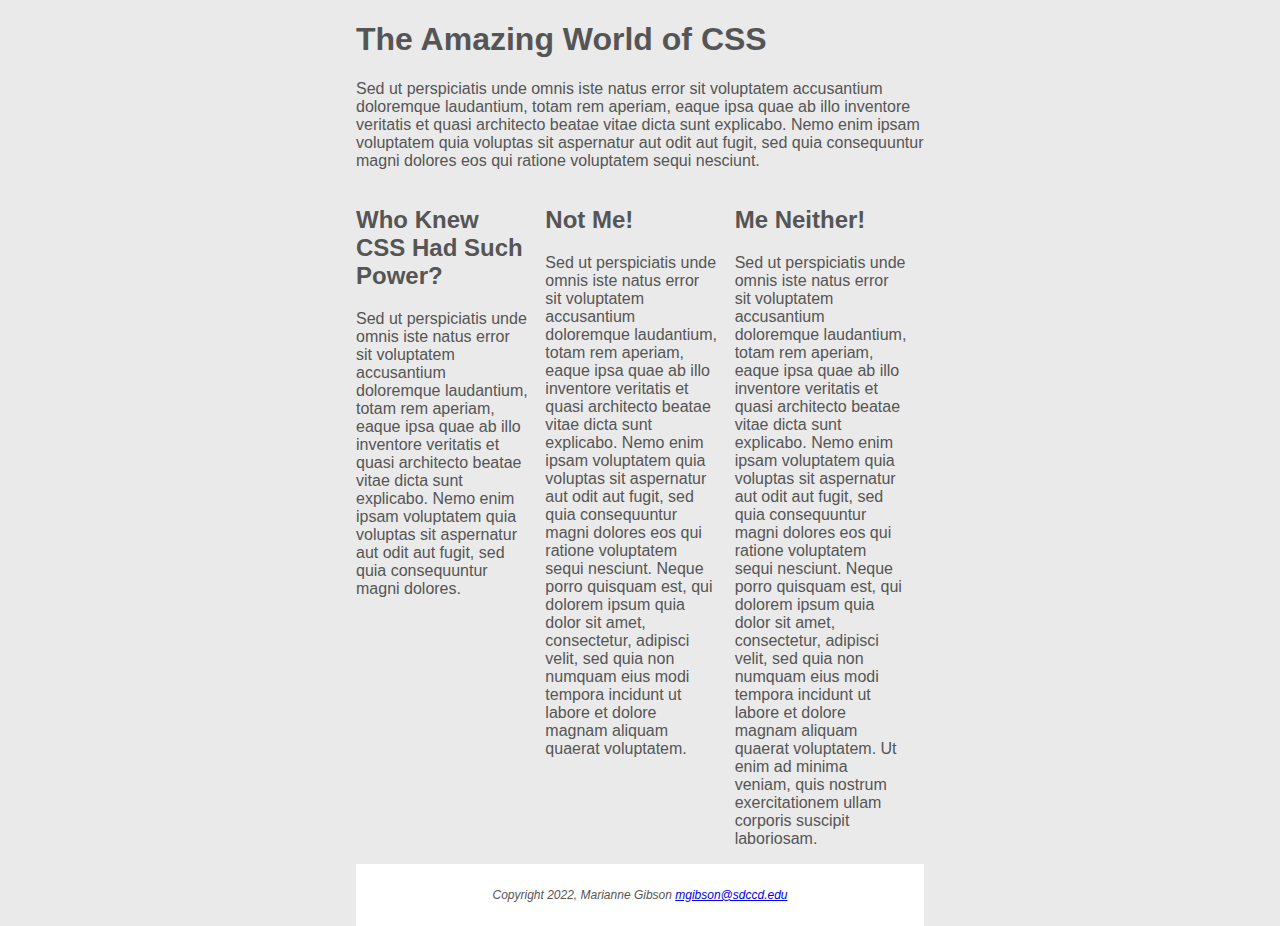
<file: ch03/index.html>
<!DOCTYPE html>
<html lang="en">
  <head>
    <meta charset="UTF-8" />
    <meta http-equiv="X-UA-Compatible" content="IE=edge" />
    <meta name="viewport" content="width=device-width, initial-scale=1.0" />
    <title>Three Column Layout Using Flexbox</title>

    <style>
      * {
        box-sizing: border-box;
      }
      body {
        margin: 0 auto;
        padding: 0 1em;
        max-width: 600px;
        background-color: #eaeaea; /* bgc#90c7e3 */
        color: #555; /* c#fff */
        font-family: Arial, "Helvetica Neue", Helvetica, sans-serif; /* ffa */
      }
      footer {
        background-color: #fff; /* bgc#fff */
        font-size: 75%; /* fz75% */
        font-style: italic; /* fsi */
        padding: 1em;
        text-align: center; /* txa */
      }

      /* Add your CSS styles here */
      .flow {
        display: flex;
        flex-direction: row;
      }
      .flow section {
        flex: 1;
        margin-right: 1em;
      }

      @media (max-width: 600px) {
        .flow {
          flex-direction: column;
        }
      }
    </style>
  </head>

  <body>
    <h1>The Amazing World of CSS</h1>
    <p>
      Sed ut perspiciatis unde omnis iste natus error sit voluptatem accusantium
      doloremque laudantium, totam rem aperiam, eaque ipsa quae ab illo
      inventore veritatis et quasi architecto beatae vitae dicta sunt explicabo.
      Nemo enim ipsam voluptatem quia voluptas sit aspernatur aut odit aut
      fugit, sed quia consequuntur magni dolores eos qui ratione voluptatem
      sequi nesciunt.
    </p>

    <!-- Configure a flex container -->
    <!-- Code a div assigned to a class named flow that contains all three of the section elements -->

    <div class="flow">
      <section>
        <h2>Who Knew CSS Had Such Power?</h2>
        <p>
          Sed ut perspiciatis unde omnis iste natus error sit voluptatem
          accusantium doloremque laudantium, totam rem aperiam, eaque ipsa quae
          ab illo inventore veritatis et quasi architecto beatae vitae dicta
          sunt explicabo. Nemo enim ipsam voluptatem quia voluptas sit
          aspernatur aut odit aut fugit, sed quia consequuntur magni dolores.
        </p>
      </section>
      <section>
        <h2>Not Me!</h2>
        <p>
          Sed ut perspiciatis unde omnis iste natus error sit voluptatem
          accusantium doloremque laudantium, totam rem aperiam, eaque ipsa quae
          ab illo inventore veritatis et quasi architecto beatae vitae dicta
          sunt explicabo. Nemo enim ipsam voluptatem quia voluptas sit
          aspernatur aut odit aut fugit, sed quia consequuntur magni dolores eos
          qui ratione voluptatem sequi nesciunt. Neque porro quisquam est, qui
          dolorem ipsum quia dolor sit amet, consectetur, adipisci velit, sed
          quia non numquam eius modi tempora incidunt ut labore et dolore magnam
          aliquam quaerat voluptatem.
        </p>
      </section>
      <section>
        <h2>Me Neither!</h2>
        <p>
          Sed ut perspiciatis unde omnis iste natus error sit voluptatem
          accusantium doloremque laudantium, totam rem aperiam, eaque ipsa quae
          ab illo inventore veritatis et quasi architecto beatae vitae dicta
          sunt explicabo. Nemo enim ipsam voluptatem quia voluptas sit
          aspernatur aut odit aut fugit, sed quia consequuntur magni dolores eos
          qui ratione voluptatem sequi nesciunt. Neque porro quisquam est, qui
          dolorem ipsum quia dolor sit amet, consectetur, adipisci velit, sed
          quia non numquam eius modi tempora incidunt ut labore et dolore magnam
          aliquam quaerat voluptatem. Ut enim ad minima veniam, quis nostrum
          exercitationem ullam corporis suscipit laboriosam.
        </p>
      </section>
    </div>

    <!-- The div container should end here -->

    <!-- Update the footer content with the correct year, your name, and a hyperlink to your email -->
    <footer>
      <p>
        Copyright 2022, Marianne Gibson
        <a href="mailto:mgibson@sdccd.edu">mgibson@sdccd.edu</a>
      </p>
    </footer>
  </body>
</html>
</file>
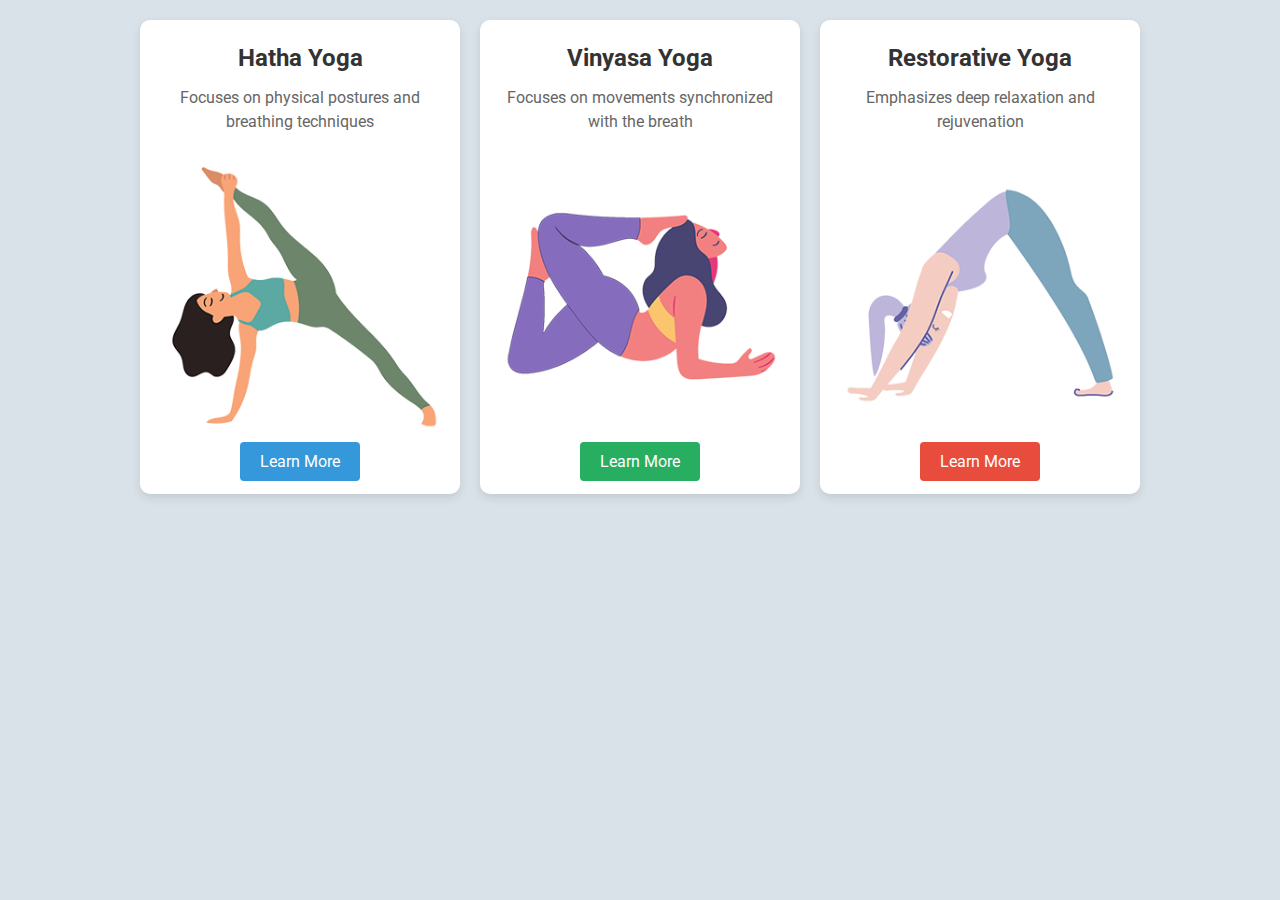
<file: lesson03-flexbox/index.html>
<!DOCTYPE html>
<html lang="en">
<head>
    <meta charset="UTF-8">
    <meta name="viewport" content="width=device-width, initial-scale=1.0">
    <title>Yoga</title>
    <link rel="preconnect" href="https://fonts.googleapis.com">
<link rel="preconnect" href="https://fonts.gstatic.com" crossorigin>
<link href="https://fonts.googleapis.com/css2?family=Roboto:wght@400;500;700;&display=swap" rel="stylesheet">
<link rel="stylesheet" href="styles.css">
</head>
<body>
<div class="container">
    <div class="card">
        <h2>Hatha Yoga</h2>
        <p>Focuses on physical postures and breathing techniques</p>
        <img src="./‫images/pose1.png" alt="Hatha Yoga">
        <a href="#" class="learn-more-btn">Learn More</a>
    </div>
    <div class="card">
        <h2>Vinyasa Yoga</h2>
        <p>Focuses on movements synchronized with the breath</p>
        <img src="./‫images/pose2.png" alt="Hatha Yoga">
        <a href="#" class="learn-more-btn">Learn More</a>
    </div>
    <div class="card">
        <h2>Restorative Yoga</h2>
        <p>Emphasizes deep relaxation and rejuvenation</p>
        <img src="./‫images/pose3.png" alt="Hatha Yoga">
        <a href="#" class="learn-more-btn">Learn More</a>
    </div>
</div>
</body>
</html>
</file>
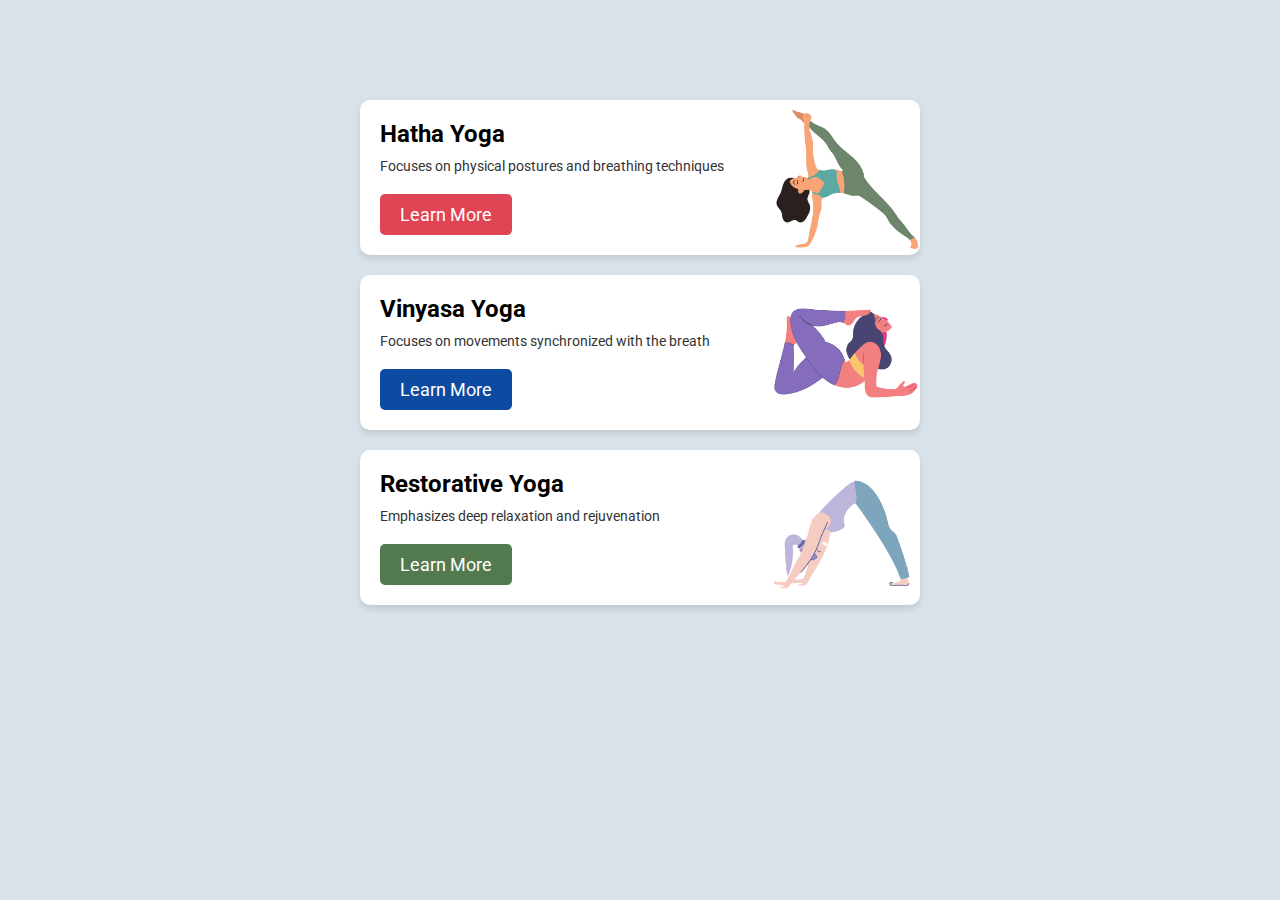
<file: lesson03/index.html>
<!DOCTYPE html>
<html lang="en">
<head>
    <meta charset="UTF-8">
    <meta name="viewport" content="width=device-width, initial-scale=1.0">
    <title>Yoga</title>
    <link rel="preconnect" href="https://fonts.googleapis.com">
<link rel="preconnect" href="https://fonts.gstatic.com" crossorigin>
<link href="https://fonts.googleapis.com/css2?family=Roboto:wght@400;500;700;&display=swap" rel="stylesheet">
<link rel="stylesheet" href="styles.css">
</head>
<body>
<div class="container">
    <div class="card">
        <h2>Hatha Yoga</h2>
        <p>Focuses on physical postures and breathing techniques</p>
        <a href="#">Learn More</a>
    </div>
    <div class="card">
        <h2>Vinyasa Yoga</h2>
        <p>Focuses on movements synchronized with the breath</p>
        <a href="#">Learn More</a>
    </div>
    <div class="card">
        <h2>Restorative Yoga</h2>
        <p>Emphasizes deep relaxation and rejuvenation</p>
        <a href="#">Learn More</a>
    </div>
</div>
</body>
</html>
</file>
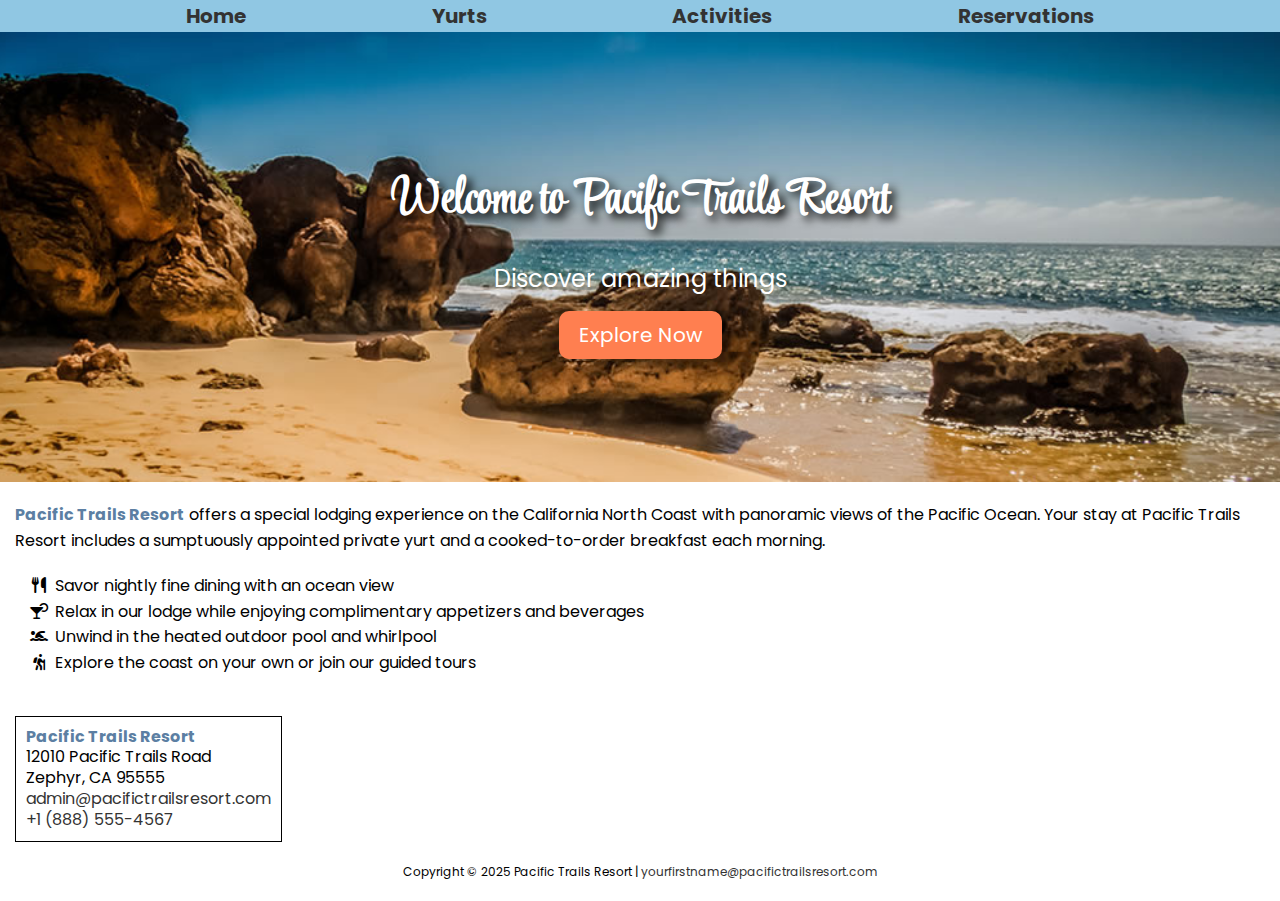
<file: lesson04/index.html>
<!DOCTYPE html>
<html lang="en">
<head>
  <meta charset="UTF-8">
  <meta name="viewport" content="width=device-width, initial-scale=1.0">
  <title>Pacific Trails Resort</title>
  <link rel="preconnect" href="https://fonts.googleapis.com">
  <link rel="preconnect" href="https://fonts.gstatic.com" crossorigin>
  <link href="https://fonts.googleapis.com/css2?family=Poppins:wght@400;500;600&family=Style+Script&display=swap" rel="stylesheet">
  <link rel="stylesheet" href="https://cdnjs.cloudflare.com/ajax/libs/font-awesome/6.7.2/css/all.min.css" integrity="sha512-Evv84Mr4kqVGRNSgIGL/F/aIDqQb7xQ2vcrdIwxfjThSH8CSR7PBEakCr51Ck+w+/U6swU2Im1vVX0SVk9ABhg==" crossorigin="anonymous" referrerpolicy="no-referrer" />
  <link rel="stylesheet" href="styles.css">
</head>
<body>
    <nav>
        <ul class="main-menu">
            <li><a href="index.html">Home</a></li>
            <li><a href="yurts.html">Yurts</a></li>
            <li><a href="activities.html">Activities</a></li>
            <li><a href="reservations.html">Reservations</a></li>
        </ul>
    </nav>
  <div class="hero-image hero-home-image">
    <div class="hero-text">
      <h1>Welcome to Pacific Trails Resort</h1>
      <p>Discover amazing things</p>
      <a href="reservations.html" class="btn btn-primary">Explore Now</a>
    </div>
</div>
<div class="container-fluid">
<main>
<p><span class="resort">Pacific Trails Resort</span> offers a special lodging experience on the California North Coast with panoramic views of the Pacific Ocean. Your stay at Pacific Trails Resort includes a sumptuously appointed private yurt and a cooked-to-order breakfast each morning.</p>
<!-- ul>li*4 -->
<ul class="fa-ul">
  <li><span class="fa-li"><i class="fa-solid fa-utensils"></i></span>
  Savor nightly fine dining with an ocean view</li>
  <li><span class="fa-li"><i class="fa-solid fa-martini-glass-citrus"></i></span>Relax in our lodge while enjoying complimentary appetizers and beverages</li>
  <li><span class="fa-li"><i class="fa-solid fa-person-swimming"></i></span>Unwind in the heated outdoor pool and whirlpool</li>
  <li><span class="fa-li"><i class="fa-solid fa-person-hiking"></i></span>Explore the coast on your own or join our guided tours</li>
</ul>

  <address class="contact">
    <!-- Contact information goes here -->
    <p><span class="resort">Pacific Trails Resort</span></p>
    <p>12010 Pacific Trails Road</p>
    <p>Zephyr, CA 95555</p>
    <p><a href="mailto:admin@pacifictrailsresort.com">admin@pacifictrailsresort.com</a></p>
    <p><a href="tel:+18885554567">+1 (888) 555-4567</a></p>
  </address>
</main>
<footer>
<p>Copyright &copy; 2025 Pacific Trails Resort |
<a href="mailto:yourfirstname@pacifictrailsresorts.com">yourfirstname@pacifictrailsresort.com</a></p>
</footer>
</div>
</div>
</body>
</html>
</file>
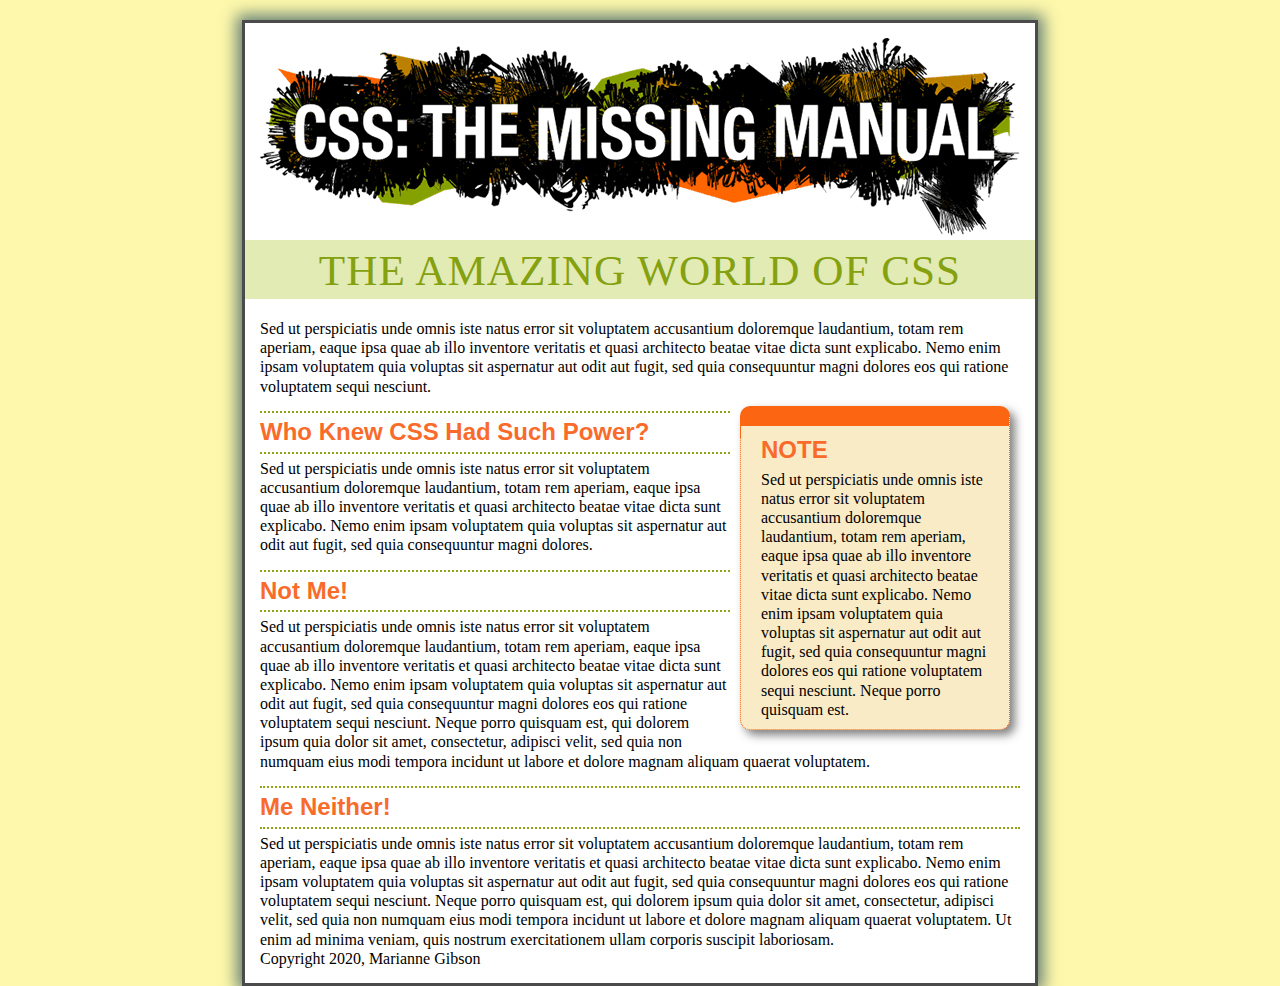
<file: ch03/box_model_challenge/index.html>
<!doctype html>
<html>
<head>
<meta charset="UTF-8">
<title>Margins, Padding, Borders, and Backgrounds</title>
<link rel="stylesheet" href="main.css">
</head>

<body id="article">
  <header>
    <div id="banner"><img src="../images/banner.png" width="760" height="198" alt="CSS: The Missing Manual">
  </div>
  </header>

  <h1>The Amazing World of CSS</h1>
  <p>Sed ut perspiciatis unde omnis iste natus error sit voluptatem accusantium doloremque laudantium, totam rem aperiam, eaque ipsa quae ab illo inventore veritatis et quasi architecto beatae vitae dicta sunt explicabo. Nemo enim ipsam voluptatem quia voluptas sit aspernatur aut odit aut fugit, sed quia consequuntur magni dolores eos qui ratione voluptatem sequi nesciunt. </p> 

  <!--Make this into an aside tag instead of div class=sidebar-->
  <aside><h2>NOTE</h2>
  <p class="note">Sed ut perspiciatis unde omnis iste natus error sit voluptatem accusantium doloremque laudantium, totam rem aperiam, eaque ipsa quae ab illo inventore veritatis et quasi architecto beatae vitae dicta sunt explicabo. Nemo enim ipsam voluptatem quia voluptas sit aspernatur aut odit aut fugit, sed quia consequuntur magni dolores eos qui ratione voluptatem sequi nesciunt. Neque porro quisquam est.</p>
  </aside>
  <!--End aside tag here-->

  <h2>Who Knew CSS Had Such Power?</h2>
  <p>Sed ut perspiciatis unde omnis iste natus error sit voluptatem accusantium doloremque laudantium, totam rem aperiam, eaque ipsa quae ab illo inventore veritatis et quasi architecto beatae vitae dicta sunt explicabo. Nemo enim ipsam voluptatem quia voluptas sit aspernatur aut odit aut fugit, sed quia consequuntur magni dolores.</p>
  
  <h2>Not Me!</h2>
  <p>Sed ut perspiciatis unde omnis iste natus error sit voluptatem accusantium doloremque laudantium, totam rem aperiam, eaque ipsa quae ab illo inventore veritatis et quasi architecto beatae vitae dicta sunt explicabo. Nemo enim ipsam voluptatem quia voluptas sit aspernatur aut odit aut fugit, sed quia consequuntur magni dolores eos qui ratione voluptatem sequi nesciunt. Neque porro quisquam est, qui dolorem ipsum quia dolor sit amet, consectetur, adipisci velit, sed quia non numquam eius modi tempora incidunt ut labore et dolore magnam aliquam quaerat voluptatem. </p>
  
  <h2>Me Neither!</h2>
  <p>Sed ut perspiciatis unde omnis iste natus error sit voluptatem accusantium doloremque laudantium, totam rem aperiam, eaque ipsa quae ab illo inventore veritatis et quasi architecto beatae vitae dicta sunt explicabo. Nemo enim ipsam voluptatem quia voluptas sit aspernatur aut odit aut fugit, sed quia consequuntur magni dolores eos qui ratione voluptatem sequi nesciunt. Neque porro quisquam est, qui dolorem ipsum quia dolor sit amet, consectetur, adipisci velit, sed quia non numquam eius modi tempora incidunt ut labore et dolore magnam aliquam quaerat voluptatem. Ut enim ad minima veniam, quis nostrum exercitationem ullam corporis suscipit laboriosam.</p>

  <footer>
   <p>Copyright 2020, Marianne Gibson</p>
  </footer>
</body>
</html>
</file>
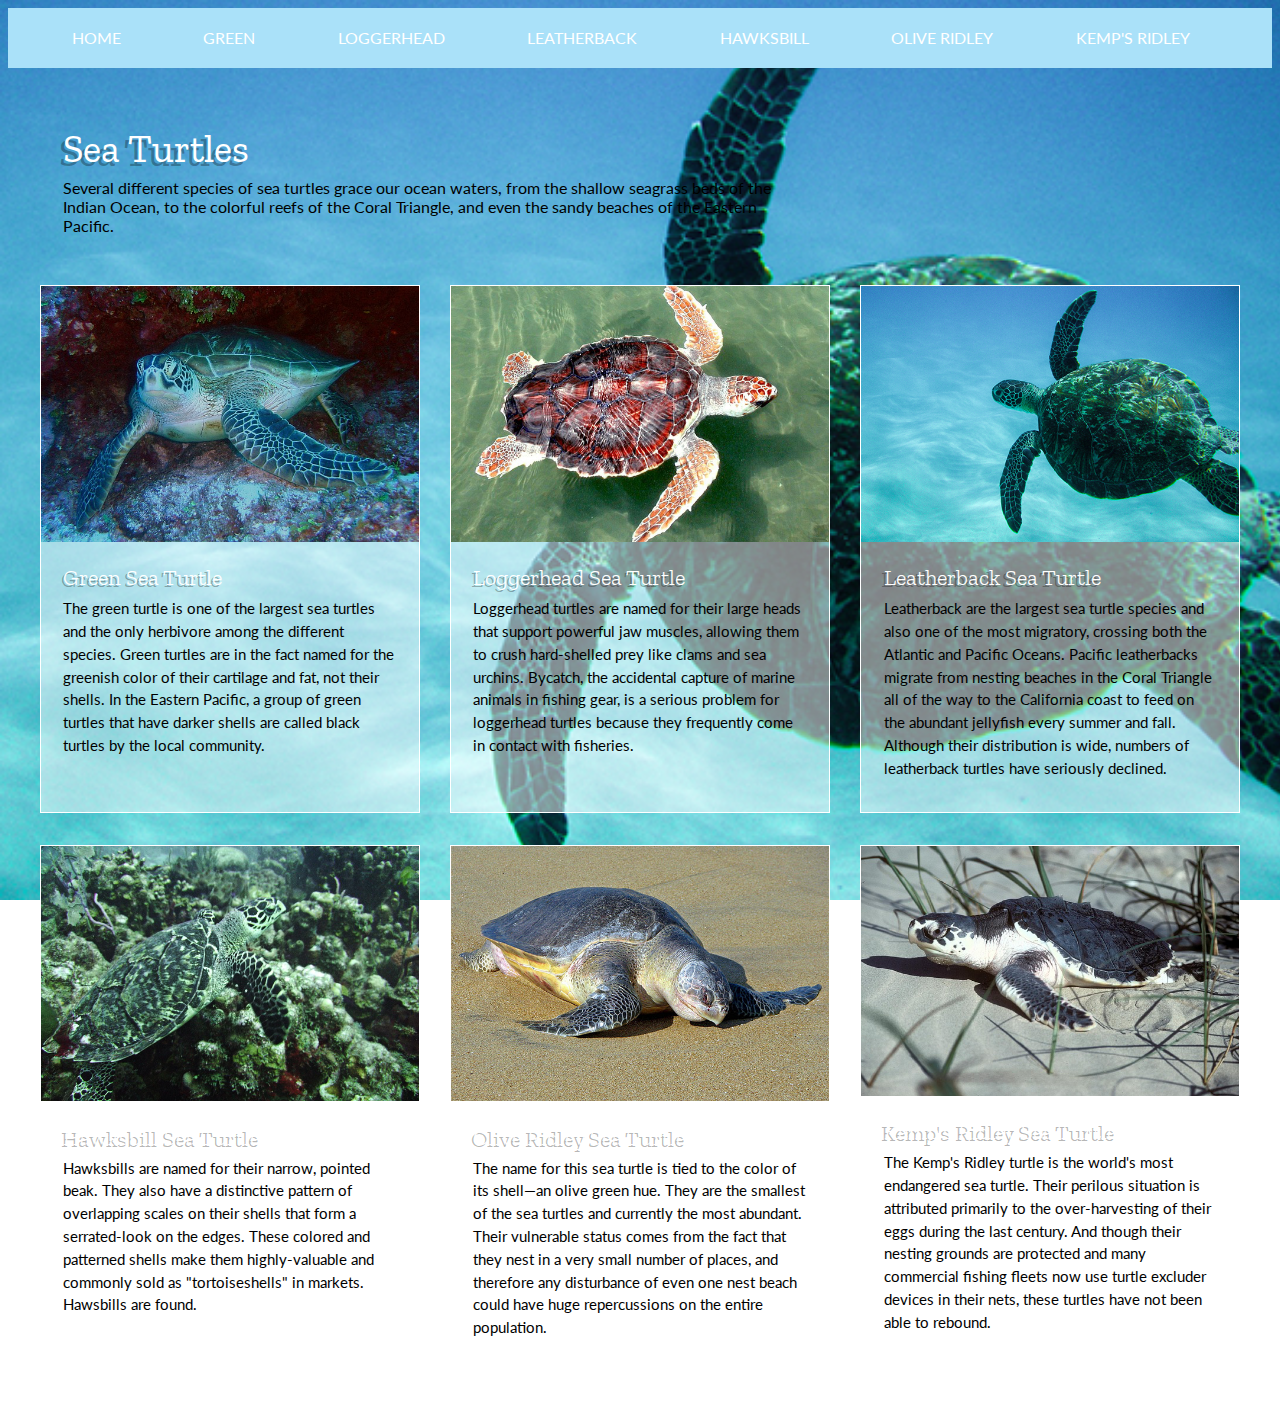
<file: ch07/seaTurtle/index.html>
<!DOCTYPE html>
<html lang="en">

<head>
  <meta charset="utf-8">
  <meta name="viewport" content="width=device-width, initial-scale=1.0">
  <link rel="stylesheet" href="main.css" type="text/css">
  <title>Flexbox Grid</title>
</head>


<body>
  <nav class="navbar">
    <div class="wrapper">
      <ul class="navlist">
        <li><a href="#">Home</a></li>
        <li><a href="#green">Green</a></li>
        <li><a href="#loggerhead">Loggerhead</a></li>
        <li><a href="#leather">Leatherback</a></li>
        <li><a href="#hawksbill">Hawksbill</a></li>
        <li><a href="#olive">Olive Ridley</a></li>
        <li><a href="#kemp">Kemp's Ridley</a></li>
      </ul>
    </div>
  </nav>

  <header class="masthead">
    <h1>Sea Turtles</h1>
    <p>Several different species of sea turtles grace our ocean waters, from the shallow seagrass beds of the Indian
      Ocean, to the colorful reefs of the Coral Triangle, and even the sandy beaches of the Eastern Pacific.</p>
  </header>
  <main class="wrapper">
    <section class="cards">
      <article class="card"> <a href="#">
          <figure class="thumbnail"> <img src="images/green-sea-turtle.jpg" alt="A Green Sea Turtle"></figure>
          <div class="card-content">
            <h2 id="green">Green Sea Turtle</h2>
            <p>The green turtle is one of the largest sea turtles and the only herbivore among the different species.
              Green turtles are in the fact named for the greenish color of their cartilage and fat, not their shells.
              In the Eastern Pacific, a group of green turtles that have darker shells are called black turtles by the
              local community.</p>
          </div>
          <!-- .card-content -->
        </a> </article>
      <!-- .card -->

      <article class="card"> <a href="#">
          <figure class="thumbnail"> <img src="images/loggerhead.jpg" alt="Loggerhead Sea Turtle"> </figure>
          <div class="card-content">
            <h2 id="loggerhead">Loggerhead Sea Turtle</h2>
            <p>Loggerhead turtles are named for their large heads that support powerful jaw muscles, allowing them to
              crush hard-shelled prey like clams and sea urchins. Bycatch, the accidental capture of marine animals in
              fishing gear, is a serious problem for loggerhead turtles because they frequently come in contact with
              fisheries.</p>
          </div>
          <!-- .card-content -->
        </a>
      </article>
      <!-- .card -->

      <article class="card">
        <a href="#">
          <figure class="thumbnail"> <img src="images/turtle.jpg" alt="Sea Turtle"></figure>
          <div class="card-content">
            <h2 id="leatherback">Leatherback Sea Turtle</h2>
            <p>Leatherback are the largest sea turtle species and also one of the most migratory, crossing both the
              Atlantic and Pacific Oceans. Pacific leatherbacks migrate from nesting beaches in the Coral Triangle all
              of the way to the California coast to feed on the abundant jellyfish every summer and fall. Although their
              distribution is wide, numbers of leatherback turtles have seriously declined.</p>
          </div>
          <!-- .card-content -->
        </a>
      </article>
      <!-- .card -->

      <article class="card"> <a href="#">
          <figure class="thumbnail"> <img src="images/hawksbill.jpg" alt="Hawksbill Sea Turtle"> </figure>
          <div class="card-content">
            <h2 id="hawksbill">Hawksbill Sea Turtle</h2>
            <p>Hawksbills are named for their narrow, pointed beak. They also have a distinctive pattern of overlapping
              scales on their shells that form a serrated-look on the edges. These colored and patterned shells make
              them highly-valuable and commonly sold as "tortoiseshells" in markets. Hawsbills are found.</p>
          </div>
          <!-- .card-content -->
        </a>
      </article>
      <!-- .card -->

      <article class="card"> <a href="#">
          <figure class="thumbnail"><img src="images/olive-ridley-sea-turtle.jpg" alt="An Olive Ridley Sea Turtle"
              title="By Bernard Gagnon (Own work) [GFDL (http://www.gnu.org/copyleft/fdl.html) or CC BY-SA 3.0 (https://creativecommons.org/licenses/by-sa/3.0)], via Wikimedia Commons">
          </figure>
          <div class="card-content">
            <h2 id="olive">Olive Ridley Sea Turtle</h2>
            <p>The name for this sea turtle is tied to the color of its shell&#8212;an olive green hue. They are the
              smallest of the sea turtles and currently the most abundant. Their vulnerable status comes from the fact
              that they nest in a very small number of places, and therefore any disturbance of even one nest beach
              could have huge repercussions on the entire population.</p>
          </div>
          <!-- .card-content -->
        </a>
      </article>
      <!-- .card -->

      <article class="card"> <a href="#">
          <figure class="thumbnail"><img src="images/kemps-ridley.jpg" alt="Kemp's Ridley Sea Turtle"> </figure>
          <div class="card-content">
            <h2 id="kemp">Kemp's Ridley Sea Turtle</h2>
            <p>The Kemp's Ridley turtle is the world's most endangered sea turtle. Their perilous situation is
              attributed primarily to the over-harvesting of their eggs during the last century. And though their
              nesting grounds are protected and many commercial fishing fleets now use turtle excluder devices in their
              nets, these turtles have not been able to rebound.</p>
          </div>
          <!-- .card-content -->
        </a>
      </article>
      <!-- .card -->

    </section>
    <!-- .cards -->

  </main>
</body>

</html>
</file>
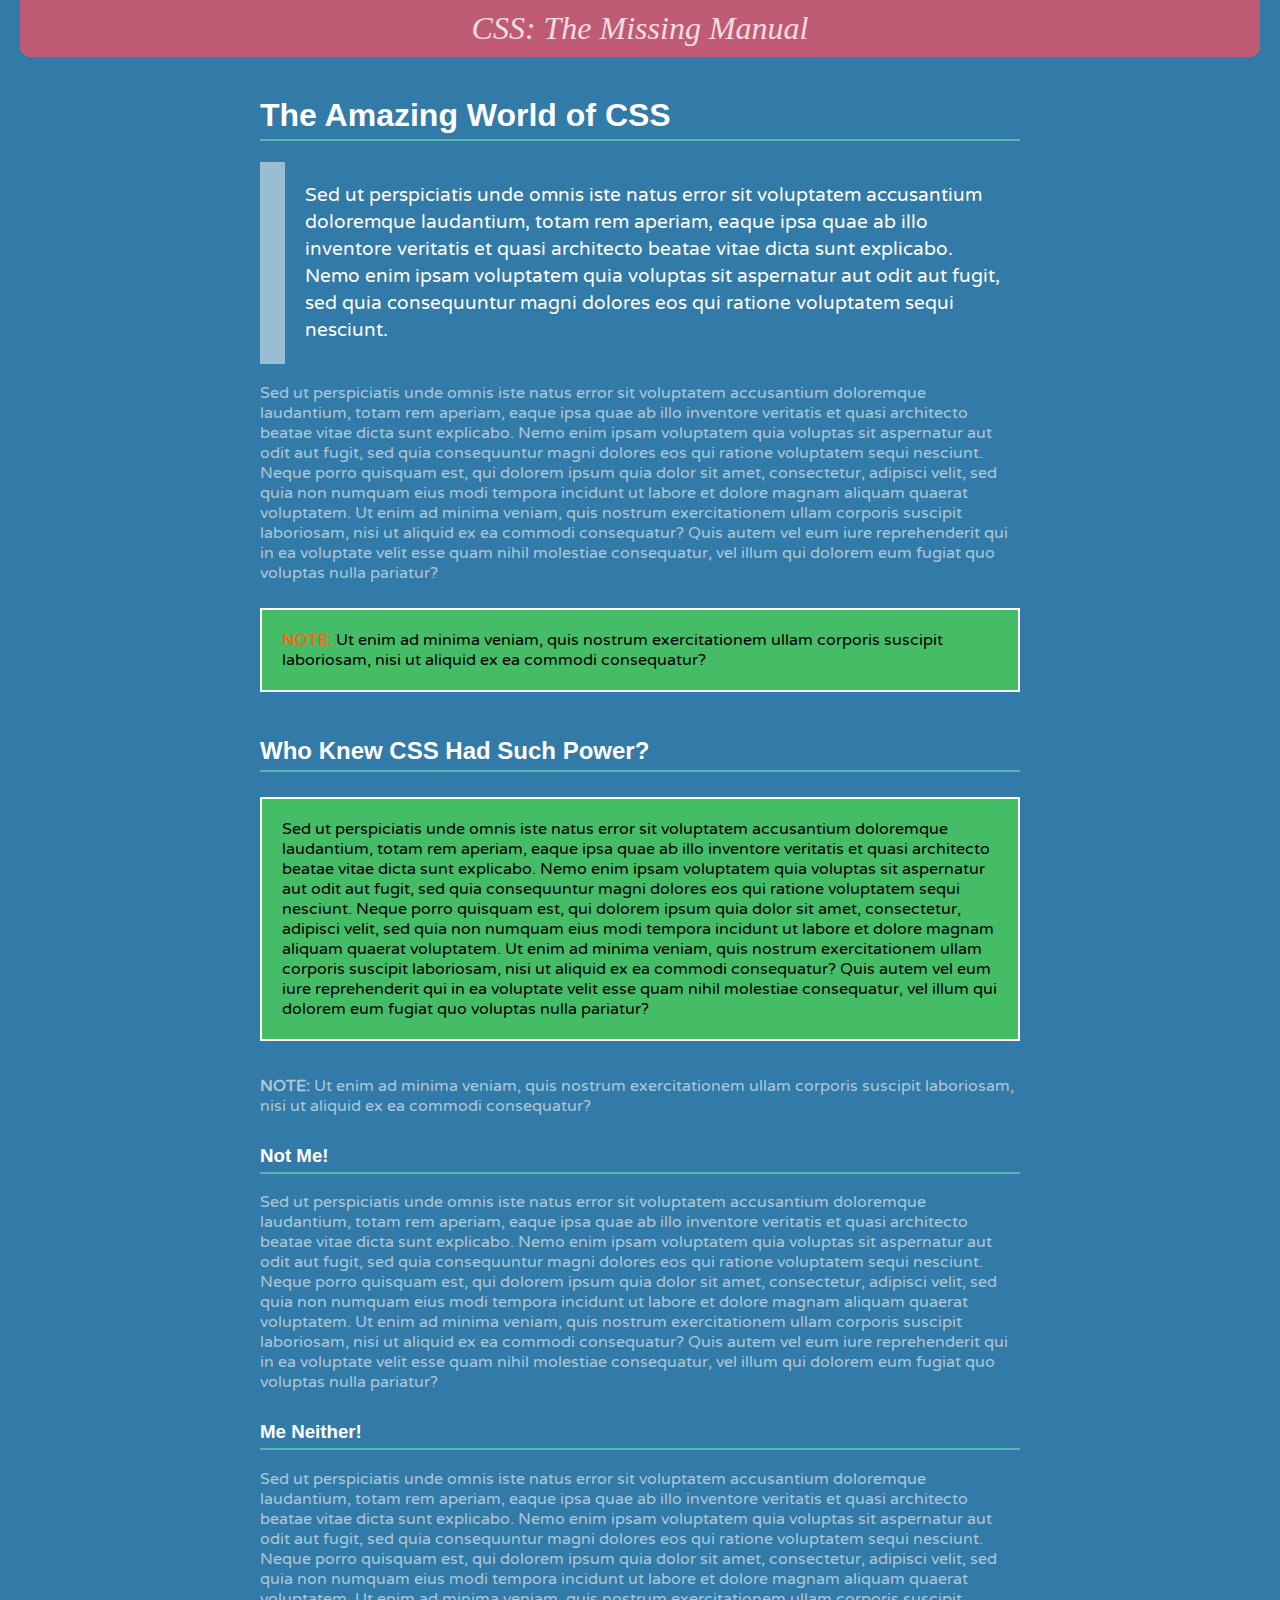
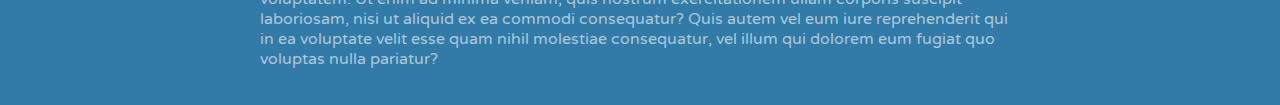
<file: ch02/02_selector_basics_start.html>
<!doctype html>
<html>
<head>
<meta charset="UTF-8">
<title>Selector Basics</title>
<link rel="stylesheet" href="http://fonts.googleapis.com/css?family=Varela+Round">
<style>
  body {
    background-color: rgb(50,122,167);
    padding: 0 20px 20px 20px;
    margin: 0;
  }

  p {
    color: rgba(255,255,255, .6);
    font-size: 1em;
    font-family: "Varela Round", "Arial", "Helvetica", "sans-serif";
  }
  h1, h2, h3 {
    color: rgb(255, 255, 255);
    font-family: "Arial", "Palatino Linotype", "Times", "serif";
    border-bottom: 2px solid rgb(87,185,178);
    padding-top: 10px;
    padding-bottom: 5px; 
  }
  h1 {
    font-size: 2em;
  }
  h1+p {
    color: rgb(255, 255, 255);
    font-size: 1.2em;
    line-height: 140%;
  }
  p:first-of-type {
    padding: 20px;
    border-left: 25px solid rgba(255, 255, 255, .5);
  }
  #logo {
    font-family: "Baskerville", "Palatino", "sans-serif";
    font-size: 2em;
    color: rgba(255, 255, 255, .8);
    font-style: italic;
    text-align: center;
    margin-bottom: 30px;
    background-color: rgb(191, 91, 116);
    border-radius: 0 0 10px 10px;
    padding: 10px;
  }
  .note{
    color: #000000;
    border: 2px solid white;
    background-color: rgb(69, 189, 102);
    margin-top: 25px;
    margin-bottom: 35px;
    padding: 20px;
  }
  .note strong{
    color: #fc6512;
  }
  article{
    max-width: 760px;
    margin: 0 auto;
  }
</style>
</head>
<body>
<header id="logo">
  CSS: The Missing Manual
</header>

<article>
<h1>The Amazing World of CSS</h1>
<p>Sed ut perspiciatis unde omnis iste natus error sit voluptatem accusantium doloremque laudantium, totam rem aperiam, eaque ipsa quae ab illo inventore veritatis et quasi architecto beatae vitae dicta sunt explicabo. Nemo enim ipsam voluptatem quia voluptas sit aspernatur aut odit aut fugit, sed quia consequuntur magni dolores eos qui ratione voluptatem sequi nesciunt. </p>
<p>Sed ut perspiciatis unde omnis iste natus error sit voluptatem accusantium doloremque laudantium, totam rem aperiam, eaque ipsa quae ab illo inventore veritatis et quasi architecto beatae vitae dicta sunt explicabo. Nemo enim ipsam voluptatem quia voluptas sit aspernatur aut odit aut fugit, sed quia consequuntur magni dolores eos qui ratione voluptatem sequi nesciunt. Neque porro quisquam est, qui dolorem ipsum quia dolor sit amet, consectetur, adipisci velit, sed quia non numquam eius modi tempora incidunt ut labore et dolore magnam aliquam quaerat voluptatem. Ut enim ad minima veniam, quis nostrum exercitationem ullam corporis suscipit laboriosam, nisi ut aliquid ex ea commodi consequatur? Quis autem vel eum iure reprehenderit qui in ea voluptate velit esse quam nihil molestiae consequatur, vel illum qui dolorem eum fugiat quo voluptas nulla pariatur?</p>
<p class = "note"><strong>NOTE:</strong> Ut enim ad minima veniam, quis nostrum exercitationem ullam corporis suscipit laboriosam, nisi ut aliquid ex ea commodi consequatur? </p>

<h2>Who Knew CSS Had Such Power?</h2>
<p class = "note">Sed ut perspiciatis unde omnis iste natus error sit voluptatem accusantium doloremque laudantium, totam rem aperiam, eaque ipsa quae ab illo inventore veritatis et quasi architecto beatae vitae dicta sunt explicabo. Nemo enim ipsam voluptatem quia voluptas sit aspernatur aut odit aut fugit, sed quia consequuntur magni dolores eos qui ratione voluptatem sequi nesciunt. Neque porro quisquam est, qui dolorem ipsum quia dolor sit amet, consectetur, adipisci velit, sed quia non numquam eius modi tempora incidunt ut labore et dolore magnam aliquam quaerat voluptatem. Ut enim ad minima veniam, quis nostrum exercitationem ullam corporis suscipit laboriosam, nisi ut aliquid ex ea commodi consequatur? Quis autem vel eum iure reprehenderit qui in ea voluptate velit esse quam nihil molestiae consequatur, vel illum qui dolorem eum fugiat quo voluptas nulla pariatur?</p>
<p><strong>NOTE:</strong> Ut enim ad minima veniam, quis nostrum exercitationem ullam corporis suscipit laboriosam, nisi ut aliquid ex ea commodi consequatur? </p>

<h3>Not Me!</h3>
<p>Sed ut perspiciatis unde omnis iste natus error sit voluptatem accusantium doloremque laudantium, totam rem aperiam, eaque ipsa quae ab illo inventore veritatis et quasi architecto beatae vitae dicta sunt explicabo. Nemo enim ipsam voluptatem quia voluptas sit aspernatur aut odit aut fugit, sed quia consequuntur magni dolores eos qui ratione voluptatem sequi nesciunt. Neque porro quisquam est, qui dolorem ipsum quia dolor sit amet, consectetur, adipisci velit, sed quia non numquam eius modi tempora incidunt ut labore et dolore magnam aliquam quaerat voluptatem. Ut enim ad minima veniam, quis nostrum exercitationem ullam corporis suscipit laboriosam, nisi ut aliquid ex ea commodi consequatur? Quis autem vel eum iure reprehenderit qui in ea voluptate velit esse quam nihil molestiae consequatur, vel illum qui dolorem eum fugiat quo voluptas nulla pariatur?</p>

<h3>Me Neither!</h3>
<p>Sed ut perspiciatis unde omnis iste natus error sit voluptatem accusantium doloremque laudantium, totam rem aperiam, eaque ipsa quae ab illo inventore veritatis et quasi architecto beatae vitae dicta sunt explicabo. Nemo enim ipsam voluptatem quia voluptas sit aspernatur aut odit aut fugit, sed quia consequuntur magni dolores eos qui ratione voluptatem sequi nesciunt. Neque porro quisquam est, qui dolorem ipsum quia dolor sit amet, consectetur, adipisci velit, sed quia non numquam eius modi tempora incidunt ut labore et dolore magnam aliquam quaerat voluptatem. Ut enim ad minima veniam, quis nostrum exercitationem ullam corporis suscipit laboriosam, nisi ut aliquid ex ea commodi consequatur? Quis autem vel eum iure reprehenderit qui in ea voluptate velit esse quam nihil molestiae consequatur, vel illum qui dolorem eum fugiat quo voluptas nulla pariatur?</p>
</article>
</body>
</html>
</file>
<file: lesson03/styles.css>
* {
    margin: 0;
    padding: 0;
    box-sizing: border-box;
}
body {
    font-family: 'Roboto', sans-serif;
    background-color: #d9e2e8;
}
.container {
    max-width: 600px;
    margin: 100px auto;
    padding: 0 20px;
}
.card {
    background-color: #fff;
    margin: 20px 0;
    padding: 20px 20px 30px;
    border-radius: 10px;
    box-shadow: 0 4px 6px rgba(0,0,0,0.1);
}
.card h2 {
    padding-bottom: 10px;
}
.card p {
    font-size: 14px;
    font-weight: 400;
    color: #333;
    margin-bottom: 30px;
}
.card:first-of-type {
    background: #fff url(./‫images/pose1.png) no-repeat center right/150px;
}
.card:first-of-type a {
    background-color: #e04555;
}
.card:last-of-type {
    background: #fff url(./‫images/pose3.png) no-repeat center right/150px;
}
.card:last-of-type a {
    background-color: #537a4f;
}
.card:nth-of-type(2) {
    background: #fff url(./‫images/pose2.png) no-repeat center right/150px;
}
.card:nth-of-type(2) a {
    background-color: #0d4ba3;
}
.card a {
    text-decoration: none;
    color: #fff;
    padding: 10px 20px;
    border-radius: 5px;
    font-size: 18px;
}
.card a:hover {
    opacity: 0.9;
}
</file>
<file: lesson04/styles.css>
* {
  margin: 0; /* Removes default margin */
  padding: 0; /* Removes default padding */
  box-sizing: border-box; /* Ensures padding and borders are included in element's total width/height */
}
body {
  font-family: 'Poppins', sans-serif; /* Sets the font style */
  line-height: 1.6; /* Increases line spacing for readability */
}

nav {
  background-color: #90c7e3; /* Light blue background */
  font-weight: bold; /* Makes text bold */
}

ul {
  list-style-type: none; /* Removes default bullet points */
}

a {
  text-decoration: none; /* Removes underline from links */
  color: #333; /* Dark gray text color */
}

a:hover {
  color: #fff; /* Changes link color to white when hovered */
}

h2 {
  margin-bottom: 20px; /* Adds space below h2 */
}

p {
  margin: 20px 0; /* Adds vertical spacing between paragraphs */
}
footer {
  font-size: 75%; /* Reduces text size */
  text-align: center; /* Centers text */
}
.container-fluid {
  width: 100%; /* Full width of the viewport */
  padding-right: 15px; /* Adds padding to the right */
  padding-left: 15px; /* Adds padding to the left */
  margin-right: auto; /* Centers the container */
  margin-left: auto; /* Centers the container */
}
.hero-image {
  background-size: cover; /* Makes the background image cover the element */
  background-position: center center; /* Centers the background image */
  height: 50vh; /* Sets height to 50% of viewport height */
  display: flex; /* Enables flexbox */
  justify-content: center; /* Centers content horizontally */
  align-items: center; /* Centers content vertically */
  color: white; /* Sets text color to white */
  text-align: center; /* Centers text alignment */
}
.hero-home-image {
  background-image: url('images/coast.jpg'); /* Sets background image */
}
.hero-activities-image {
  background-image: url('images/trail.jpg'); /* Sets background image */
}
.hero-yurt-image {
  background-image: url('images/yurt.jpg'); /* Sets background image */
}
.hero-reservations-image {
  background-image: url('images/reservations.jpg'); /* Sets background image */
}
.hero-text h1 {
  font-family: 'Style Script', sans-serif; /* Uses a decorative font */
  font-size: 3rem; /* Sets large font size */
  text-shadow: 5px 5px 10px rgba(0, 0, 0, 1); /* Adds a dark shadow for contrast */
}
.hero-text p {
  font-size: 1.5rem; /* Sets paragraph text size */
}
.hero-text .btn {
  background-color: coral; /* Sets button background color */
  color: #fff; /* White text */
  font-size: 1.25rem; /* Adjusts button text size */
  padding: 10px 20px; /* Adds space inside button */
  border-radius: 10px; /* Rounds button corners */
  box-shadow: 0 4px 10px rgba(0, 0, 0, 0.2); /* Adds a subtle shadow */
  transition: all 0.3s ease; /* Smooth transition effect */
}
.hero-text .btn:hover {
  background-color: #90c7e3; /* Changes button color on hover */
  box-shadow: 0 8px 20px rgba(0, 0, 0, 0.3); /* Darkens shadow on hover */
}
.main-menu {
  display: flex; /* Uses flexbox for layout */
  justify-content: space-evenly; /* Evenly distributes menu items */
}

.main-menu a {
  font-size: 20px; /* Sets font size */
}
.main {
  display: flex;
  flex-wrap: wrap; /* Allows items to stack on smaller screens */
  justify-content: center; /* Centers sections */
  gap: 40px; /* Adds spacing between sections */
  padding: 20px;
}
.content {
  flex: 1 1 300px; /* Flexible width, but doesn't shrink below 300px */
}
.main h2 {
  padding: 10px; /* Adds space inside the h2 */
  background-color: #333; /* Dark background color */
  color: #fff; /* White text color */
  font-size: 1.3rem; /* Adjusts font size */
}
.resort {
  color: #5C7fa3; /* Sets text color */
  font-weight: bold; /* Makes text bold */
}
.contact {
  margin-top: 40px; /* Adds space above the contact box */
  border: 1px solid #000; /* Adds a thin black border */
  padding: 10px; /* Adds space inside the box */
  display: inline-block; /* Makes width only as wide as the content */
  font-style: normal; /* Removes default italic style */
}
.contact p {
  margin: 0; /* Removes default margin */
  line-height: 1.3; /* Reduces spacing between lines */
}
form {
  max-width: 500px; /* Restrict form width for better readability */
  margin: 20px auto; /* Center the form on the page */
  padding: 20px;
  background: #f9f9f9; /* Light background for contrast */
  border-radius: 10px; /* Rounded corners */
  box-shadow: 0 4px 10px rgba(0, 0, 0, 0.1); /* Subtle shadow for depth */
}
fieldset {
  border: none; /* Remove default fieldset border */
  margin-bottom: 20px; /* Add spacing between sections */
  padding: 0;
}
legend {
  font-size: 1.2rem;
  font-weight: bold;
  color: #333;
  margin-bottom: 10px;
}
label {
  display: block; /* Make labels appear above inputs */
  font-weight: bold;
  margin-bottom: 5px;
  color: #333;
}
input, textarea {
  width: 100%; /* Full width for better usability */
  padding: 10px;
  margin-bottom: 15px;
  border: 1px solid #ccc;
  border-radius: 5px;
  font-size: 1rem;
}
textarea {
  resize: vertical; /* Allow users to resize vertically only */
  min-height: 80px; /* Set a reasonable minimum height */
}
input:focus, textarea:focus {
  border-color: #007bff; /* Highlight input fields when focused */
  outline: none;
  box-shadow: 0 0 5px rgba(0, 123, 255, 0.5);
}
small {
  display: block;
  font-size: 0.9rem;
  color: #666;
  margin-bottom: 10px;
}
button {
  background: #007bff;
  color: #fff;
  border: none;
  padding: 10px 15px;
  font-size: 1rem;
  border-radius: 5px;
  cursor: pointer;
  transition: background 0.3s ease-in-out;
}
button:hover {
  background: #0056b3;
}

/* Responsive Design */
@media (max-width: 600px) {
  form {
      width: 90%;
      padding: 15px;
  }
}

@media (max-width: 768px) {
  .hero-text h1 {
    font-size: 2.5rem; /* Decreases font size for smaller screens */
    font-weight: 400;
  }

  .hero-text p {
    font-size: 1.2rem; /* Reduces paragraph font size */
  }

  .hero-text .btn {
    font-size: 1rem; /* Adjusts button text size */
    padding: 8px 16px; /* Reduces button padding */
  }
}
</file>
<file: ch07/seaTurtle/main.css>
@import url('https://fonts.googleapis.com/css?family=Lato|Zilla+Slab:300,400');

* {
	box-sizing: border-box;
}

body {
	background: url(images/turtle.jpg) no-repeat top left fixed;
	background-size: cover;
	font-family: 'Lato', sans-serif;
}

h1,
h2 {
	font-family: 'Zilla Slab', serif;
	color: #fff;
	text-shadow: -.1em .1em 0 rgba(0, 0, 0, 0.3);
}

h2 {
	margin: 0 0 6px 0;
	font-size: 1.4em;
	font-weight: 300;
}

a {
	color: #000;
	text-decoration: none;
}

p {
	margin: 0 0 10px 0;
}

figure {
	margin: 0;
}

img {
	display: block;
	border: 0;
	width: 100%;
	height: auto;
}

/* wrapper */
.wrapper {
	width: 95%;
	max-width: 76em;
	margin: 0 auto;
}

/* masthead */
.masthead {
	margin: 15px 35% 0 15px;
	padding: 2.5em;
}

.masthead h1 {
	font-size: 2.4em;
	font-weight: normal;
	line-height: 1em;
	margin: 0 0 10px 0;
}

/* navbar */
.navbar {
	background-color: #aae1f9;
	margin-bottom: 1.375em;
}

nav {
	display: block;
}

.navbar ul {
	list-style: none;
	padding: 0;
	margin: 0;
	background-color: #aae1f9;
	display: flex;
	justify-content: space-between;
	flex-wrap: wrap;
}

.navbar li {
	text-transform: uppercase;
	flex: 1 0 auto;
}

.navbar li:first-child {
	border-left: 0;
}

.navbar li a {
	display: block;
	text-decoration: none;
	line-height: 1.75em;
	padding: 1em 2em;
	color: #fff;
}

.navbar li a:hover {
	background: #79A3E3;
}

/* content */
.cards {
	display: flex;
	flex-wrap: wrap;
	justify-content: space-between;
}

.card {
	display: flex;
	width: calc(33% - 1em);
	margin-bottom: 2em;
	border: 1px solid #fff;
	background-color: rgba(255, 255, 255, .5);
}

.card a:hover {
	box-shadow: 4px 4px 8px hsl(0, 0%, 80%);
}

.card-content p {
	font-size: 95%;
	line-height: 1.5;
}

.card-content {
	padding: 1.4em;
}

@media(max-width:700px) {

	.navbar,
	.navbar ul {
		background: transparent;
	}

	.navbar li {
		flex: 1 0 100%;
		text-align: center;
	}

	.navbar li a {
		background: rgba(255, 255, 255, .2);
		margin: 0.5rem 0;
	}

	.masthead {
		margin: 15px 5% 0 15px;
		line-height: 1.4rem;
	}

	.card {
		flex: 1 0 100%;
	}
}
</file>
<file: lesson03-flexbox/styles.css>
/* UPDATED: include pseudo-elements in the reset */
*,
*::before,
*::after {
    margin: 0; /* Removes default margin from all elements */
    padding: 0; /* Removes default padding from all elements */
    box-sizing: border-box; /* Ensures padding and border are included in the element's total width and height */
}

/* Body styling */
body {
    font-family: 'Roboto', sans-serif; /* Sets the font family to Roboto for the entire page */
    background-color: #d9e2e8; /* Sets a light gray-blue background color for the page */
    line-height: 1.5; /* ADDED: improves readability */
    color: #333; /* ADDED: sets a default text color */
}

/* General styling for the container holding the cards */
.container {
    display: flex; /* Turns the container into a flex layout */
    flex-wrap: wrap; /* Allows cards to move to the next row on smaller screens */
    gap: 1.25rem; /* Adds consistent spacing between cards (20px equivalent) */
    justify-content: center; /* Centers all cards horizontally */
    padding: 1.25rem; /* Adds space around the entire layout */
}

/* Card: styles each individual card */
.card {
    flex: 1 1 18.75rem; /* Allows cards to grow/shrink with a base width (~300px) */
    max-width: 20rem; /* Prevents cards from becoming too wide */
    background-color: #fff; /* Sets a white background for each card */
    border-radius: 0.625rem; /* Rounds the corners (10px equivalent) */
    box-shadow: 0 4px 10px rgba(0, 0, 0, 0.1); /* Adds a soft shadow for depth */
    padding: 1.25rem; /* Adds space inside the card */
    text-align: center; /* Centers text and images */
}

/* Styling for the card title (h2) */
.card h2 {
    color: #333; /* Sets the text color to dark gray */
    font-size: 1.5rem;/* Sets the font size of the title */
    margin-bottom: 0.625rem; /* Adds space below the title */
}

/* Styling for the paragraph text inside the card */
.card p {
    color: #666; /* Sets the text color to medium gray */
    font-size: 16px; /* Sets the font size of the paragraph text */
    margin-bottom: 20px; /* Adds space below the paragraph text */
}

/* Image: ensures images scale properly inside each card */
.card img {
    max-width: 100%; /* Keeps image within the card width */
    height: auto; /* Maintains correct proportions */
    margin-bottom: 1rem; /* Adds space below the image */
    display: block; /* Removes extra spacing under images */
}

/* Styling for the "Learn More" button */
.learn-more-btn {
    background-color: #3498db; /* Sets the button's background color to a blue */
    border: none; /* Removes any border from the button */
    border-radius: 4px; /* Rounds the corners of the button */
    color: white; /* Sets the text color of the button to white */
    cursor: pointer; /* Changes the cursor to a pointer when hovering over the button */
    font-size: 16px; /* Sets the font size of the button text */
    padding: 10px 20px; /* Adds padding inside the button (top/bottom: 10px, left/right: 20px) */
    text-decoration: none; /* Removes the underline from the link inside the button */
    transition: background-color 0.3s ease, transform 0.3s ease; /* Smooth transition for background color and size on hover */
}

/* Styling for the link inside the button */
.learn-more-btn a {
    display: block; /* Makes the link behave like a block element, taking up the full width of the button */
    text-decoration: none; /* Removes the default underline from the link */
    color: white; /* Ensures the link text is white (matching the button text color) */
}

/* Button color for the second card */
.card:nth-child(2) .learn-more-btn {
    background-color: #27ae60; /* Sets a green color for the "Learn More" button on the second card */
}

/* Button color for the third card */
.card:nth-child(3) .learn-more-btn {
    background-color: #e74c3c; /* Sets a red color for the "Learn More" button on the third card */
}

/* Hover effects for all buttons */
.learn-more-btn:hover {
    background-color: #2980b9; /* Darker blue color on hover for the first button */
    transform: scale(1.05); /* Slightly increases the size of the button on hover */
}

/* Hover effect for the green button (second card) */
.card:nth-child(2) .learn-more-btn:hover {
    background-color: #2ecc71; /* Darker green color on hover */
}

/* Hover effect for the red button (third card) */
.card:nth-child(3) .learn-more-btn:hover {
    background-color: #c0392b; /* Darker red color on hover */
}

/* Responsive adjustments for smaller screen sizes */
@media (max-width: 768px) {
    .container {
        flex-direction: column; /* Stacks the cards vertically on small screens */
        align-items: center; /* Centers the cards horizontally */
    }

    .card {
        width: 100%; /* Makes each card take up the full width of the container on small screens */
    }
}
</file>
<file: ch03/box_model_challenge/main.css>
/* reset browser styles */
html, body, div, span, object, iframe, h1, h2, h3, h4, h5, h6, p, blockquote, pre, a, abbr, acronym, address, big, cite, code, del, dfn, em, img, ins, kbd, q, s, samp,small, strike, strong, sub, sup, tt, var, b, u, i, center, dl, dt, dd, ol, ul, li, fieldset, form, label, legend,
table, caption, tbody, tfoot, thead, tr, th, td, article, aside, canvas, details, embed, 
figure, figcaption, footer, header, hgroup, menu, nav, output, ruby, section, summary,
time, mark, audio, video {
  margin: 0;
  padding: 0;
  border: 0;
  font-size: 100%;
  vertical-align: baseline;
}
article, aside, details, figcaption, figure, footer, header, hgroup, menu, nav, section {
  display: block;
}
body {
  line-height: 1.2;
}
ol { 
  padding-left: 1.4em;
  list-style: decimal;
}
ul {
  padding-left: 1.4em;
  list-style: square;
}
table {
  border-collapse: collapse;
  border-spacing: 0;
} 
/* end reset browser styles */


/* New Styles */

html {
  background-color: rgb(253, 248, 171);
}
body {
  background-color: rgb(255,255,255);
  border: 3px solid rgb(75,75,75);
  box-shadow: 0 0 15px 5px rgba(44,82,100,.75);
  max-width: 760px;
  margin-top: 20px;
  margin-left: auto;
  margin-right: auto;
  padding: 15px;
}
h1 {
  font-size: 2.7em;
  font-family: Georgia, "Times New Roman", Times, serif;
  font-weight: normal;
  text-align: center;
  letter-spacing: 1px;
  color: rgb(133, 161, 16);
  text-transform: uppercase;
  background-color: rgb(226, 235, 180);
  padding: 5px 15px 2px 15px;
  margin: 0 -15px 20px -15px;
}
h2{
  font-size: 1.5em;
  font-family: "Arial Narrow", Arial, Helvetica, sans-serif;
  color: rgb(249,107,42);
  border-top: 2px dotted rgb(141,165,22);
  border-bottom: 2px dotted rgb(141, 165, 22);
  padding-top: 5px;
  padding-bottom: 5px;
  margin: 15px 0 5px 0;
  overflow: hidden;
}
aside {
  width: 30%;
  float: right;
  margin: 10px;
  background-color: rgb(250, 235, 199);
  padding: 10px 20px;
  border: 1px dotted rgb(252, 101, 18);
  border-top: 20px solid rgb(252, 101, 18);
  border-radius: 10px;
  box-shadow: 5px 5px 10px rgb(0,0,0,.5);
}
aside h2{
  border: none;
  margin-top: 0px;
  padding: 0px;
}
</file>
